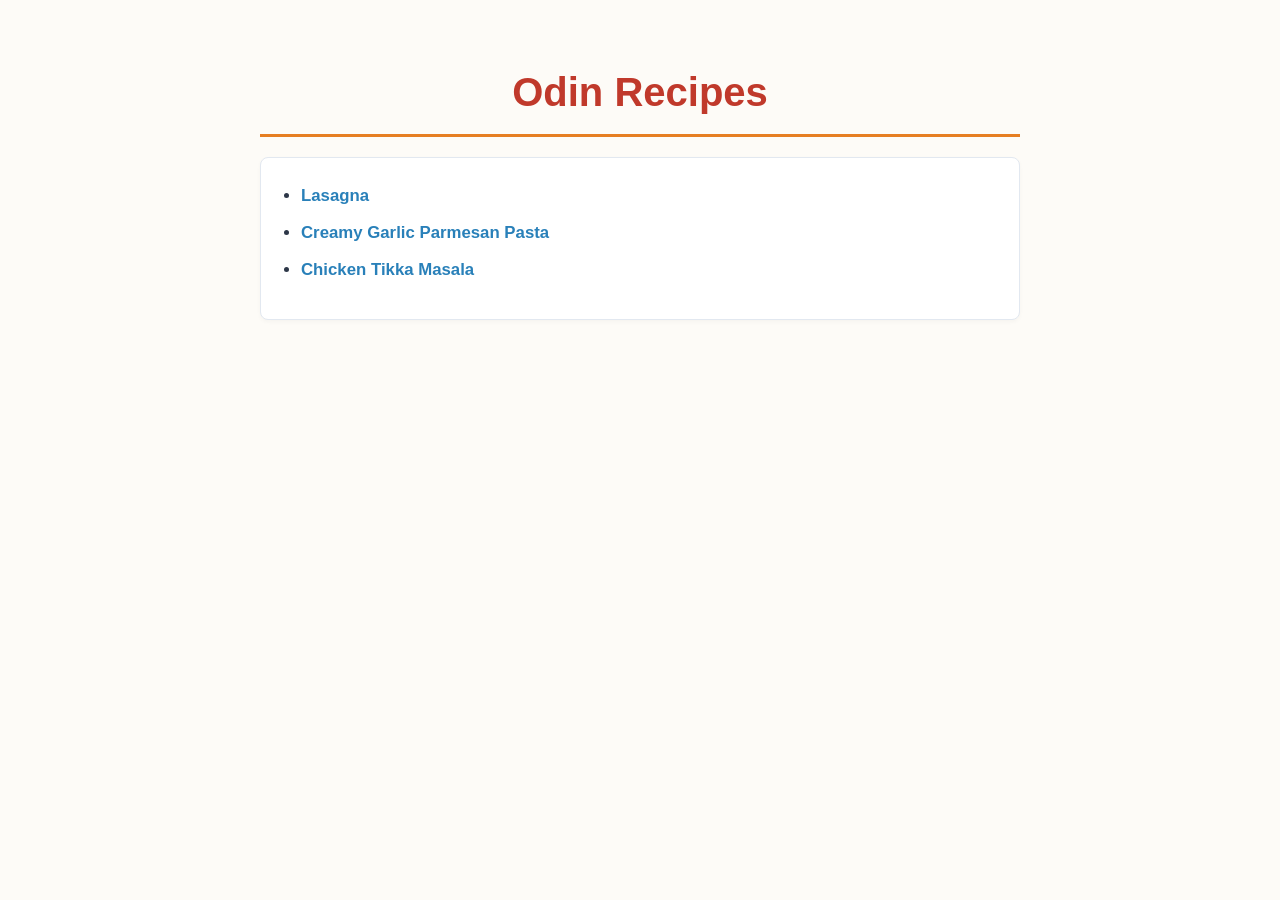
<file: index.html>
<!DOCTYPE html>
<html lang="en">
<head>
    <meta charset="UTF-8">
    <meta name="viewport" content="width=device-width, initial-scale=1.0">
    <title>Recipes</title>
    <link rel="stylesheet" href="style.css">
</head>
<body>
    <h1>Odin Recipes</h1>
    <uL>
        <li><a href="recipes/lasagna.html">Lasagna</a></li>
        <li><a href="recipes/pasta.html">Creamy Garlic Parmesan Pasta</li>
        <li><a href="recipes/chicken-tikka-masala.html">Chicken Tikka Masala</a></li>
    </uL>
</body>
</html>
</file>
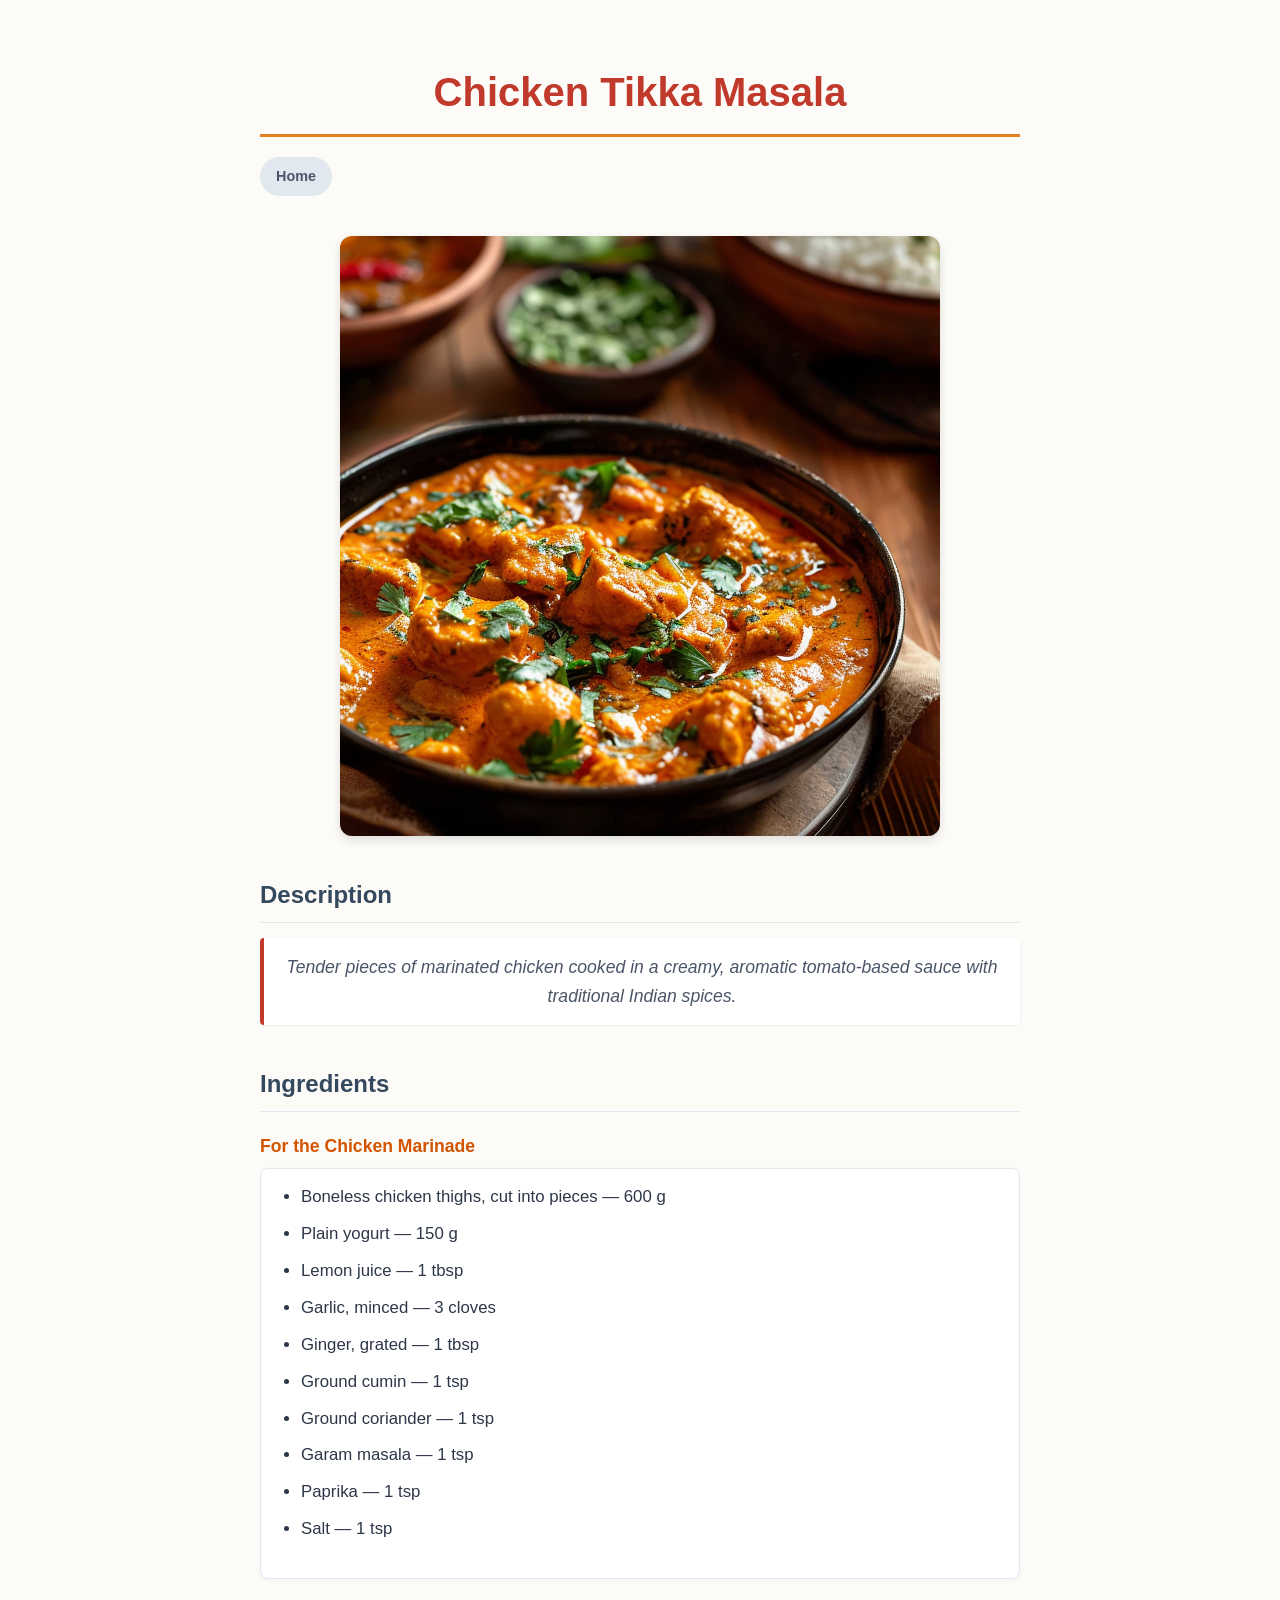
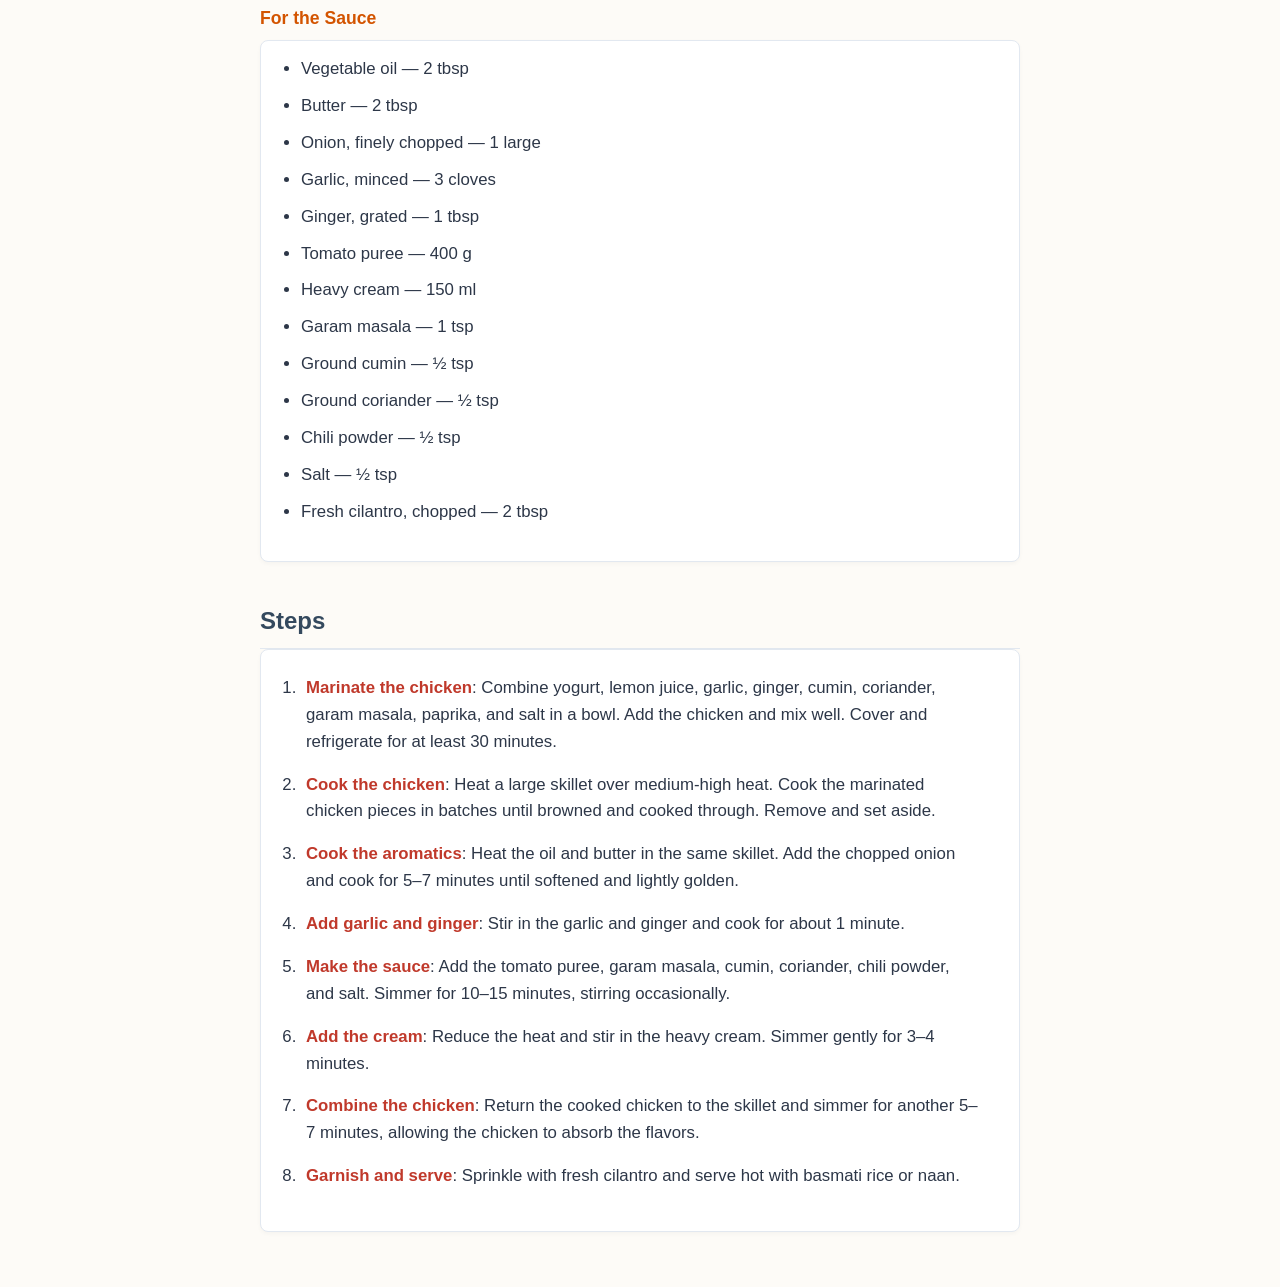
<file: recipes/chicken-tikka-masala.html>
<!DOCTYPE html>
<html lang="en">
<head>
    <meta charset="UTF-8">
    <meta name="viewport" content="width=device-width, initial-scale=1.0">
    <title>Chicken Tikka Masala</title>
    <link rel="stylesheet" href="../style.css">
</head>
<body>
    <h1>Chicken Tikka Masala</h1>
    <a href="../index.html">Home</a>
    <img src="../images/chicken-tikka-masala.jpg" width="600" height="600" alt="Creamy chicken tikka masala curry served in a dark ceramic bowl, generously garnished with chopped fresh cilantro leaves on a rustic wooden table.">
    <h2>Description</h2>
    <p>Tender pieces of marinated chicken cooked in a creamy, aromatic tomato-based sauce with traditional Indian spices.</p>

    <h2>Ingredients</h2>
    <h4>For the Chicken Marinade</h4>
    <ul>
        <li>Boneless chicken thighs, cut into pieces — 600 g</li>
        <li>Plain yogurt — 150 g</li>
        <li>Lemon juice — 1 tbsp</li>
        <li>Garlic, minced — 3 cloves</li>
        <li>Ginger, grated — 1 tbsp</li>
        <li>Ground cumin — 1 tsp</li>
        <li>Ground coriander — 1 tsp</li>
        <li>Garam masala — 1 tsp</li>
        <li>Paprika — 1 tsp</li>
        <li>Salt — 1 tsp</li>
    </ul>
    <h4>For the Sauce</h4>
    <ul>
        <li>Vegetable oil — 2 tbsp</li>
        <li>Butter — 2 tbsp</li>
        <li>Onion, finely chopped — 1 large</li>
        <li>Garlic, minced — 3 cloves</li>
        <li>Ginger, grated — 1 tbsp</li>
        <li>Tomato puree — 400 g</li>
        <li>Heavy cream — 150 ml</li>
        <li>Garam masala — 1 tsp</li>
        <li>Ground cumin — ½ tsp</li>
        <li>Ground coriander — ½ tsp</li>
        <li>Chili powder — ½ tsp</li>
        <li>Salt — ½ tsp</li>
        <li>Fresh cilantro, chopped — 2 tbsp</li>
    </ul>

    <h2>Steps</h2>
    <ol>
        <li><strong>Marinate the chicken</strong>: Combine yogurt, lemon juice, garlic, ginger, cumin, coriander, garam masala, paprika, and salt in a bowl. Add the chicken and mix well. Cover and refrigerate for at least 30 minutes.</li>
        <li><strong>Cook the chicken</strong>: Heat a large skillet over medium-high heat. Cook the marinated chicken pieces in batches until browned and cooked through. Remove and set aside.</li>
        <li><strong>Cook the aromatics</strong>: Heat the oil and butter in the same skillet. Add the chopped onion and cook for 5–7 minutes until softened and lightly golden.</li>
        <li><strong>Add garlic and ginger</strong>: Stir in the garlic and ginger and cook for about 1 minute.</li>
        <li><strong>Make the sauce</strong>: Add the tomato puree, garam masala, cumin, coriander, chili powder, and salt. Simmer for 10–15 minutes, stirring occasionally.</li>
        <li><strong>Add the cream</strong>: Reduce the heat and stir in the heavy cream. Simmer gently for 3–4 minutes.</li>
        <li><strong>Combine the chicken</strong>: Return the cooked chicken to the skillet and simmer for another 5–7 minutes, allowing the chicken to absorb the flavors.</li>
        <li><strong>Garnish and serve</strong>: Sprinkle with fresh cilantro and serve hot with basmati rice or naan.</li>
    </ol>
</body>
</html>
</file>
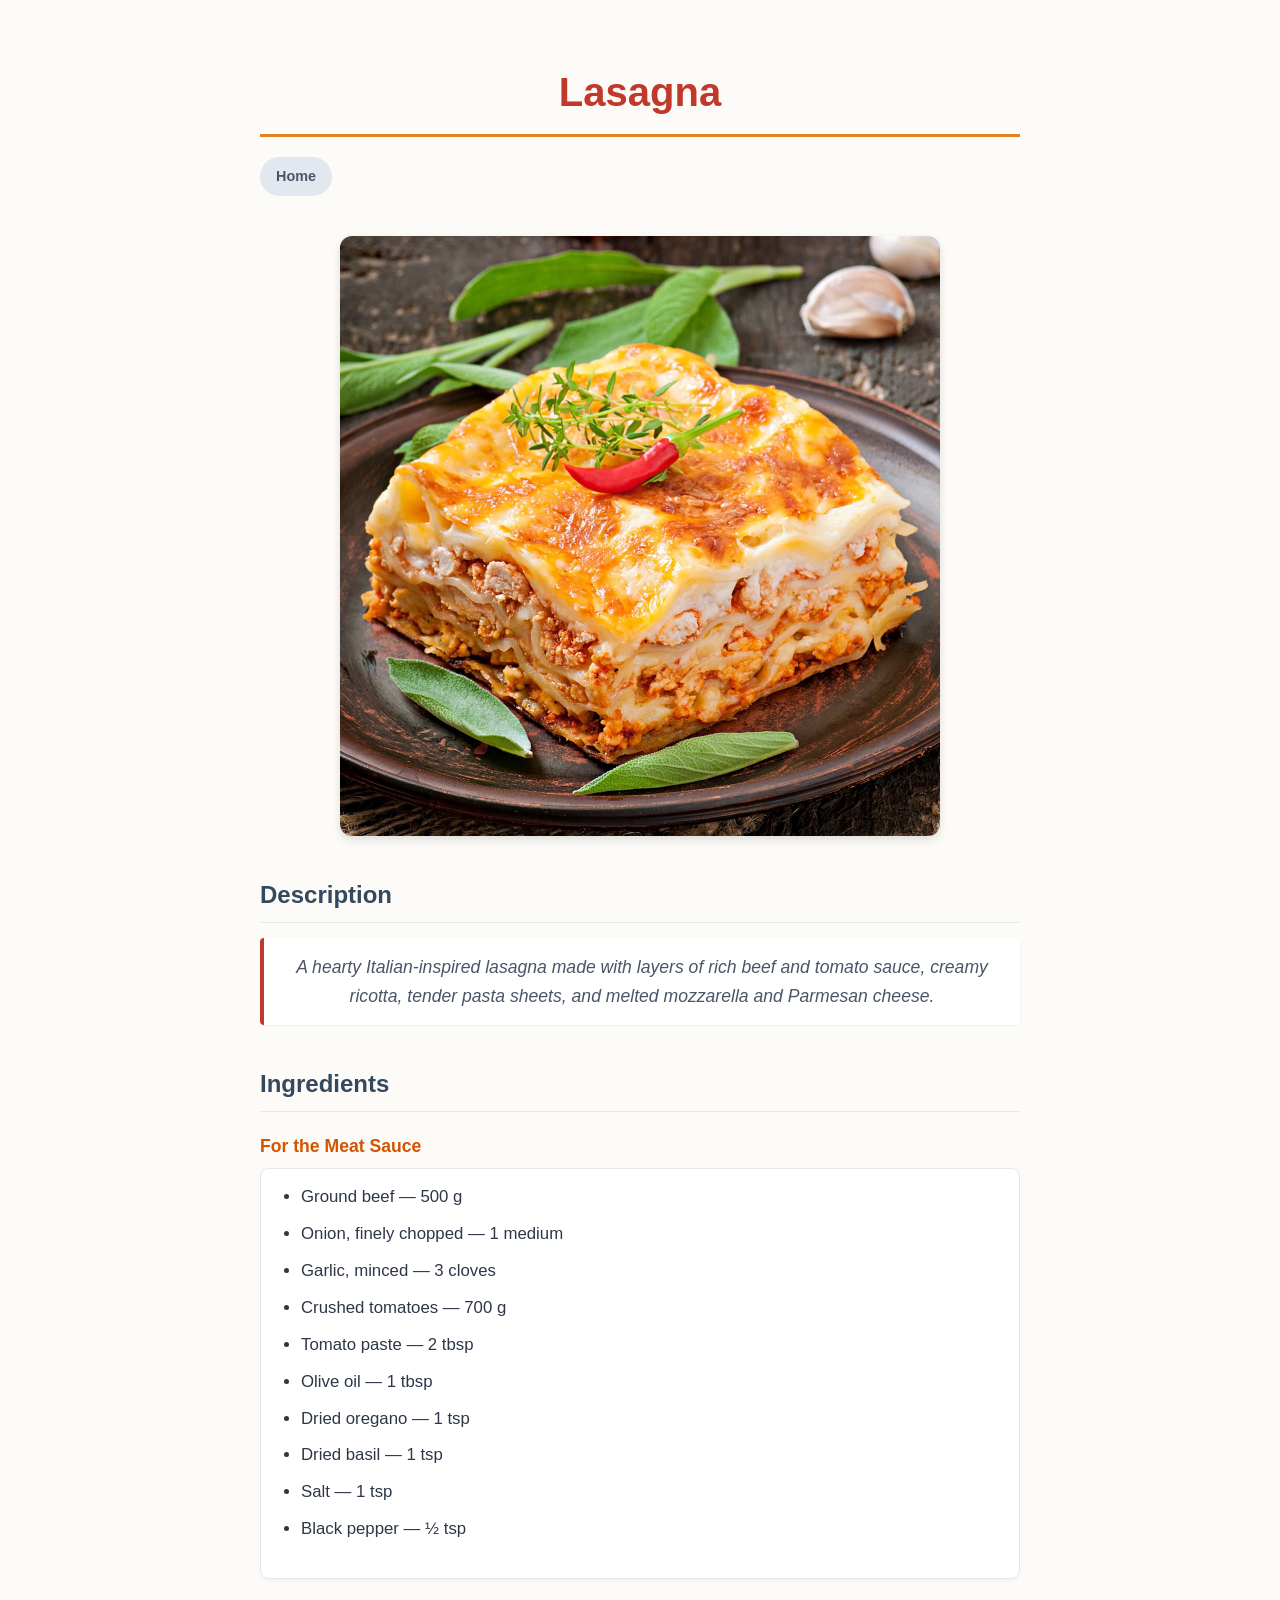
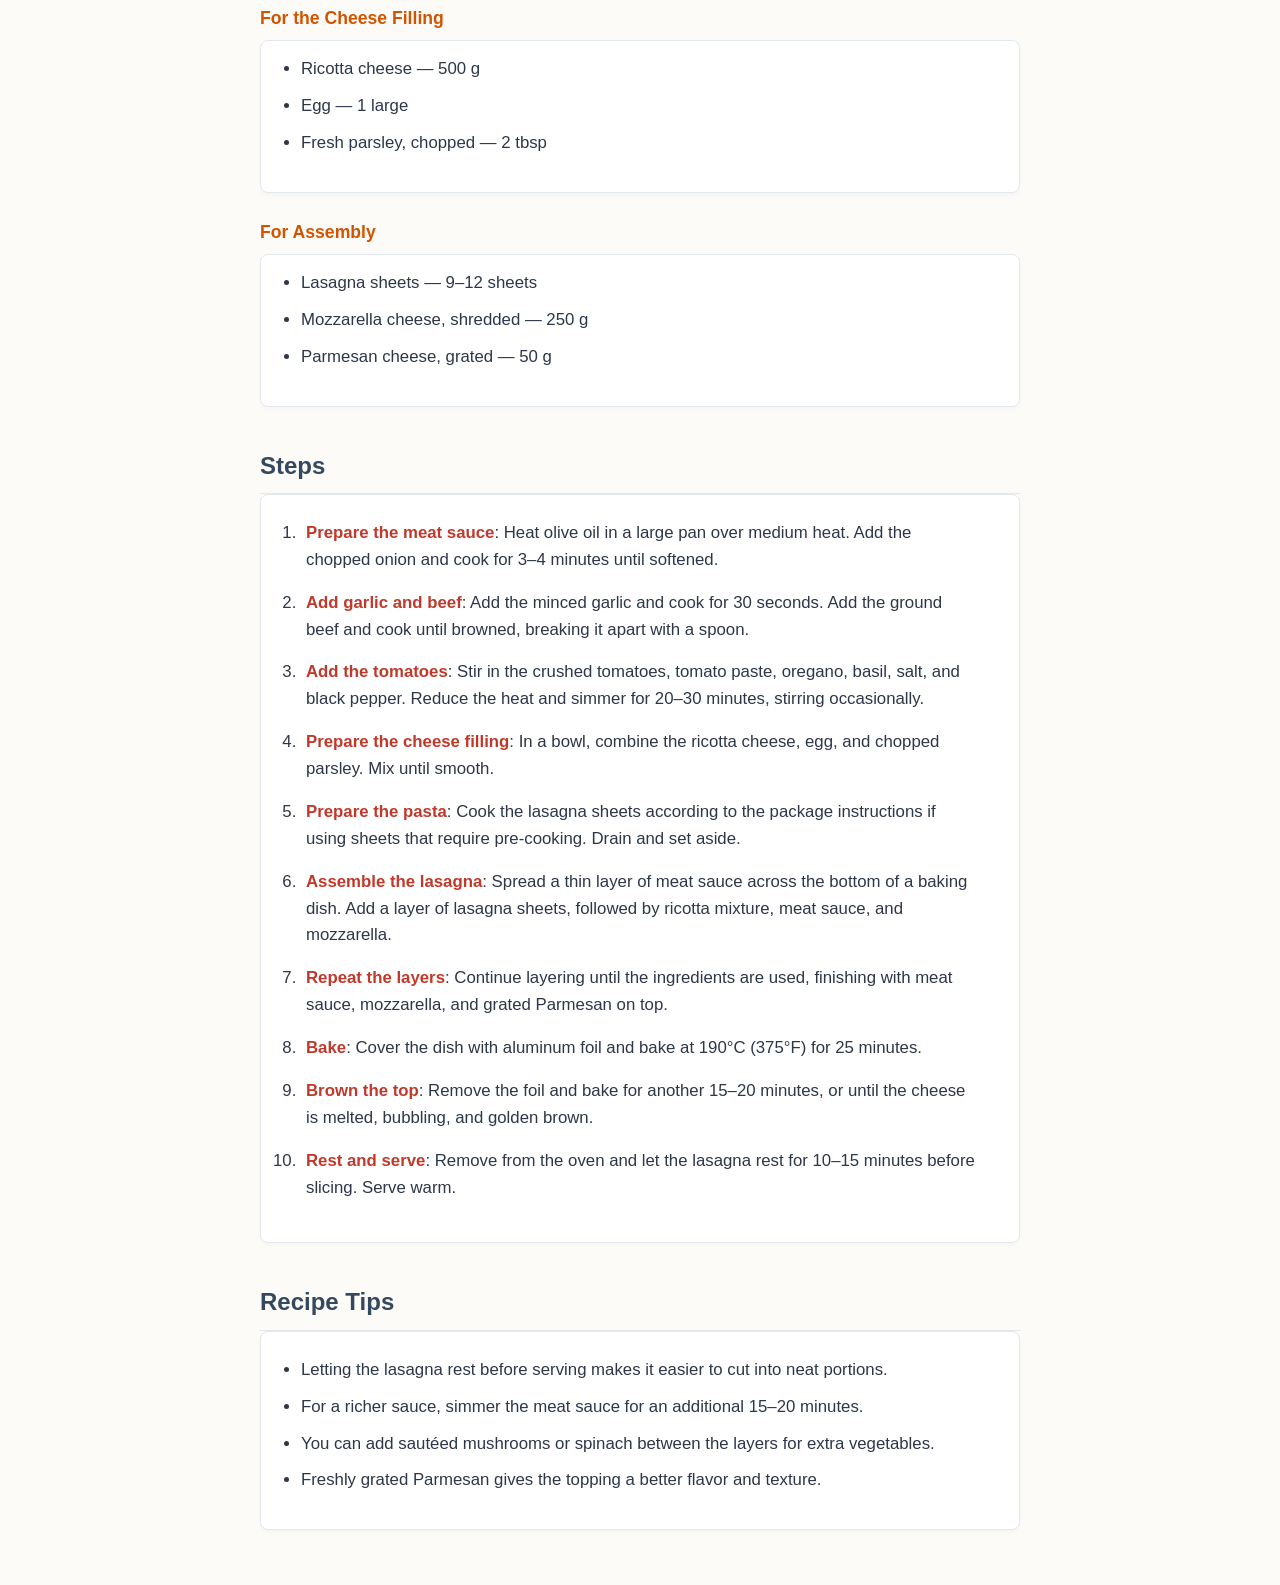
<file: recipes/lasagna.html>
<!DOCTYPE html>
<html lang="en">
<head>
    <meta charset="UTF-8">
    <meta name="viewport" content="width=device-width, initial-scale=1.0">
    <title>Lasagna</title>
    <link rel="stylesheet" href="../style.css">
</head>
<body>
    <h1>Lasagna</h1>
    <a href="../index.html">Home</a>
    <img src="../images/lasagna.jpg" width="600" height="600" alt="A square slice of layered meat lasagna on a dark brown rustic plate, featuring golden-brown melted cheese on top with a tiny red chili pepper and fresh thyme garnish."></div>
    <h2>Description</h2>
    <p>A hearty Italian-inspired lasagna made with layers of rich beef and tomato sauce, creamy ricotta, tender pasta sheets, and melted mozzarella and Parmesan cheese.</p>

    <h2>Ingredients</h2>
    <h4>For the Meat Sauce</h4>
    <ul>
        <li>Ground beef — 500 g</li>
        <li>Onion, finely chopped — 1 medium</li>
        <li>Garlic, minced — 3 cloves</li>
        <li>Crushed tomatoes — 700 g</li>
        <li>Tomato paste — 2 tbsp</li>
        <li>Olive oil — 1 tbsp</li>
        <li>Dried oregano — 1 tsp</li>
        <li>Dried basil — 1 tsp</li>
        <li>Salt — 1 tsp</li>
        <li>Black pepper — ½ tsp</li>
    </ul>

    <h4>For the Cheese Filling</h4>
    <ul>
        <li>Ricotta cheese — 500 g</li>
        <li>Egg — 1 large</li>
        <li>Fresh parsley, chopped — 2 tbsp</li>
    </ul>

    <h4>For Assembly</h4>
    <ul>
        <li>Lasagna sheets — 9–12 sheets</li>
        <li>Mozzarella cheese, shredded — 250 g</li>
        <li>Parmesan cheese, grated — 50 g</li>
    </ul>

    <h2>Steps</h2>
    <ol>
        <li><strong>Prepare the meat sauce</strong>: Heat olive oil in a large pan over medium heat. Add the chopped onion and cook for 3–4 minutes until softened.</li>
        <li><strong>Add garlic and beef</strong>: Add the minced garlic and cook for 30 seconds. Add the ground beef and cook until browned, breaking it apart with a spoon.</li>
        <li><strong>Add the tomatoes</strong>: Stir in the crushed tomatoes, tomato paste, oregano, basil, salt, and black pepper. Reduce the heat and simmer for 20–30 minutes, stirring occasionally.</li>
        <li><strong>Prepare the cheese filling</strong>: In a bowl, combine the ricotta cheese, egg, and chopped parsley. Mix until smooth.</li>
        <li><strong>Prepare the pasta</strong>: Cook the lasagna sheets according to the package instructions if using sheets that require pre-cooking. Drain and set aside.</li>
        <li><strong>Assemble the lasagna</strong>: Spread a thin layer of meat sauce across the bottom of a baking dish. Add a layer of lasagna sheets, followed by ricotta mixture, meat sauce, and mozzarella.</li>
        <li><strong>Repeat the layers</strong>: Continue layering until the ingredients are used, finishing with meat sauce, mozzarella, and grated Parmesan on top.</li>
        <li><strong>Bake</strong>: Cover the dish with aluminum foil and bake at 190°C (375°F) for 25 minutes.</li>
        <li><strong>Brown the top</strong>: Remove the foil and bake for another 15–20 minutes, or until the cheese is melted, bubbling, and golden brown.</li>
        <li><strong>Rest and serve</strong>: Remove from the oven and let the lasagna rest for 10–15 minutes before slicing. Serve warm.</li>
    </ol>

    <h2>Recipe Tips</h2>
    <ul>
        <li>Letting the lasagna rest before serving makes it easier to cut into neat portions.</li>
        <li>For a richer sauce, simmer the meat sauce for an additional 15–20 minutes.</li>
        <li>You can add sautéed mushrooms or spinach between the layers for extra vegetables.</li>
        <li>Freshly grated Parmesan gives the topping a better flavor and texture.</li>
    </ul>
</body>
</html>
</file>
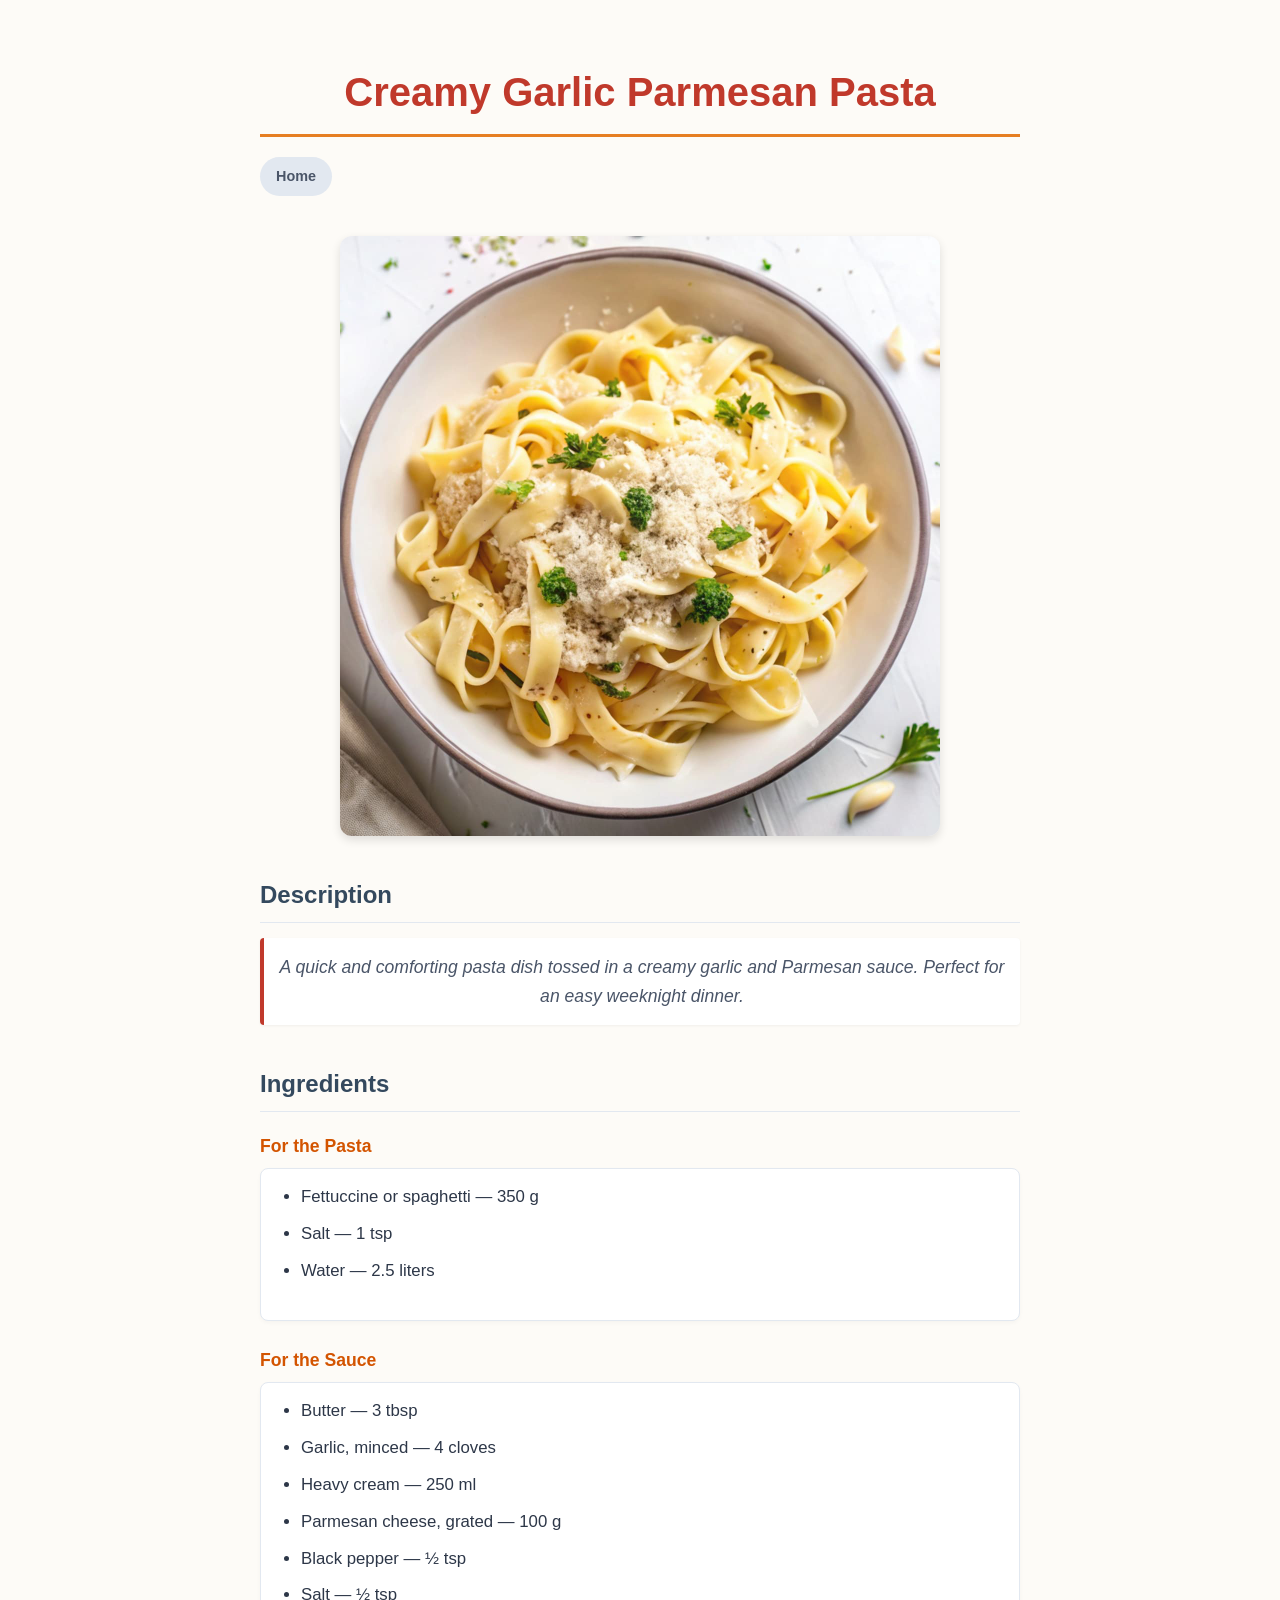
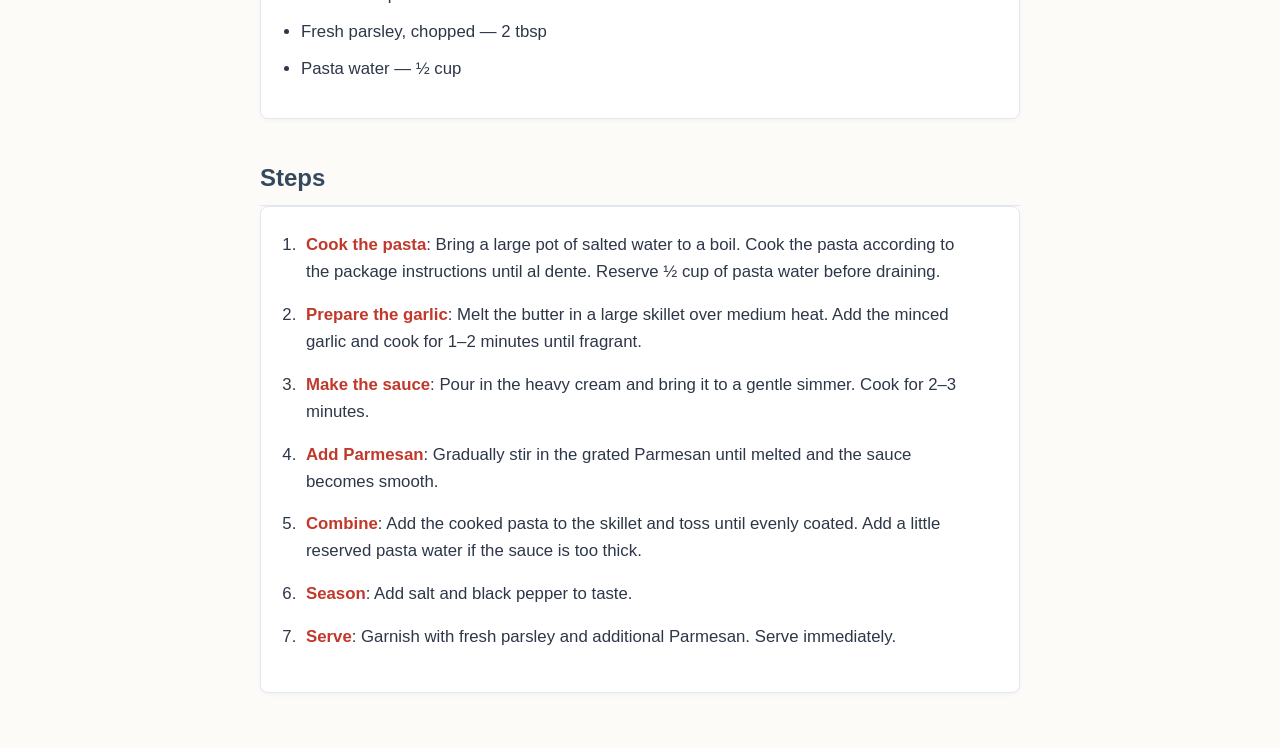
<file: recipes/pasta.html>
<!DOCTYPE html>
<html lang="en">
<head>
    <meta charset="UTF-8">
    <meta name="viewport" content="width=device-width, initial-scale=1.0">
    <title>Creamy Garlic Parmesan Pasta</title>
    <link rel="stylesheet" href="../style.css">
</head>
<body>
    <h1>Creamy Garlic Parmesan Pasta</h1>
    <a href="../index.html">Home</a>
    <img src="../images/pasta.jpg" width="600" height="600" alt="A white bowl filled with creamy garlic parmesan fettuccine pasta, heavily topped with grated parmesan cheese and fresh parsley sprigs on a bright white tabletop background.">
    
    <h2>Description</h2>
    <p>A quick and comforting pasta dish tossed in a creamy garlic and Parmesan sauce. Perfect for an easy weeknight dinner.</p>

    <h2>Ingredients</h2>
    <h4>For the Pasta</h4>
    <ul>
        <li>Fettuccine or spaghetti — 350 g</li>
        <li>Salt — 1 tsp</li>
        <li>Water — 2.5 liters</li>
    </ul>

    <h4>For the Sauce</h4>
    <ul>
        <li>Butter — 3 tbsp</li>
        <li>Garlic, minced — 4 cloves</li>
        <li>Heavy cream — 250 ml</li>
        <li>Parmesan cheese, grated — 100 g</li>
        <li>Black pepper — ½ tsp</li>
        <li>Salt — ½ tsp</li>
        <li>Fresh parsley, chopped — 2 tbsp</li>
        <li>Pasta water — ½ cup</li>
    </ul>

    <h2>Steps</h2>
    <ol>
        <li><strong>Cook the pasta</strong>: Bring a large pot of salted water to a boil. Cook the pasta according to the package instructions until al dente. Reserve ½ cup of pasta water before draining.</li>
        <li><strong>Prepare the garlic</strong>: Melt the butter in a large skillet over medium heat. Add the minced garlic and cook for 1–2 minutes until fragrant.</li>
        <li><strong>Make the sauce</strong>: Pour in the heavy cream and bring it to a gentle simmer. Cook for 2–3 minutes.</li>
        <li><strong>Add Parmesan</strong>: Gradually stir in the grated Parmesan until melted and the sauce becomes smooth.</li>
        <li><strong>Combine</strong>: Add the cooked pasta to the skillet and toss until evenly coated. Add a little reserved pasta water if the sauce is too thick.</li>
        <li><strong>Season</strong>: Add salt and black pepper to taste.</li>
        <li><strong>Serve</strong>: Garnish with fresh parsley and additional Parmesan. Serve immediately.</li>
    </ol>
</body>
</html>
</file>
<file: style.css>
* {
    box-sizing: border-box;
    margin: 0;
    padding: 0;
}

body {
    background-color: #FDFBF7;
    color: #2D3748;
    font-family: 'Segoe UI', Tahoma, Geneva, Verdana, sans-serif;
    line-height: 1.6;
    max-width: 800px;
    margin: 0 auto;
    padding: 30px 20px;
}

h1 {
    color: #C0392B;
    font-size: 2.5rem;
    text-align: center;
    margin-top: 30px;
    margin-bottom: 20px;
    border-bottom: 3px solid #E67E22;
    padding-bottom: 10px;
}

h2 {
    color: #34495E;
    font-size: 1.5rem;
    margin-top: 40px;
    border-bottom: 1px solid #E2E8F0;
    padding-bottom: 8px;
}

h4 {
    color: #D35400;
    font-size: 1.1rem;
    margin-top: 20px;
    margin-bottom: 8px;

}

p {
    color: #4A5568;
    font-size: 1.1rem;
    font-style: italic;
    text-align: center;
    background-color: #FFF;
    padding: 15px;
    border-left: 4px solid #C0392B;
    border-radius: 4px;
    box-shadow: 0 1px 3px rgba(0,0,0,0.05);
    margin-top: 15px;
    margin-bottom: 25px;
}

a {
    color: #2980B9;
    text-decoration: none;
    font-weight: bold;
    transition: color 0.2s ease-in-out;
}

a:hover {
    color: #C0392B;
}

a[href*="index"] {
    display: inline-block;
    background-color: #E2E8F0;
    color: #4A5568;
    padding: 8px 16px;
    border-radius: 20px;
    font-size: 0.9rem;
    margin-bottom: 15px;
}

a[href*="index"]:hover {
    background-color: #C0392B;
    color: #FFFFFF;
}

img {
    display: block;
    max-width: 100%;
    height: auto;
    border-radius: 12px;
    box-shadow: 0 4px 10px rgba(0, 0, 0, 0.12);
    margin: 25px auto;
}

ul, ol {
    background-color: #FFFFFF;
    padding: 25px 40px;
    border-radius: 8px;
    border: 1px solid #E2E8F0;
    box-shadow: 0 2px 4px rgba(0, 0, 0, 0.03);
    margin-bottom: 25px;
}

li {
    margin-bottom: 10px;
    font-size: 1.05rem;
}

ol li strong {
    color: #C0392B;
}

h4 + ul {
    padding-top: 15px;
}

ol li {
    margin-bottom: 16px;
    padding-left: 5px;
}
</file>
